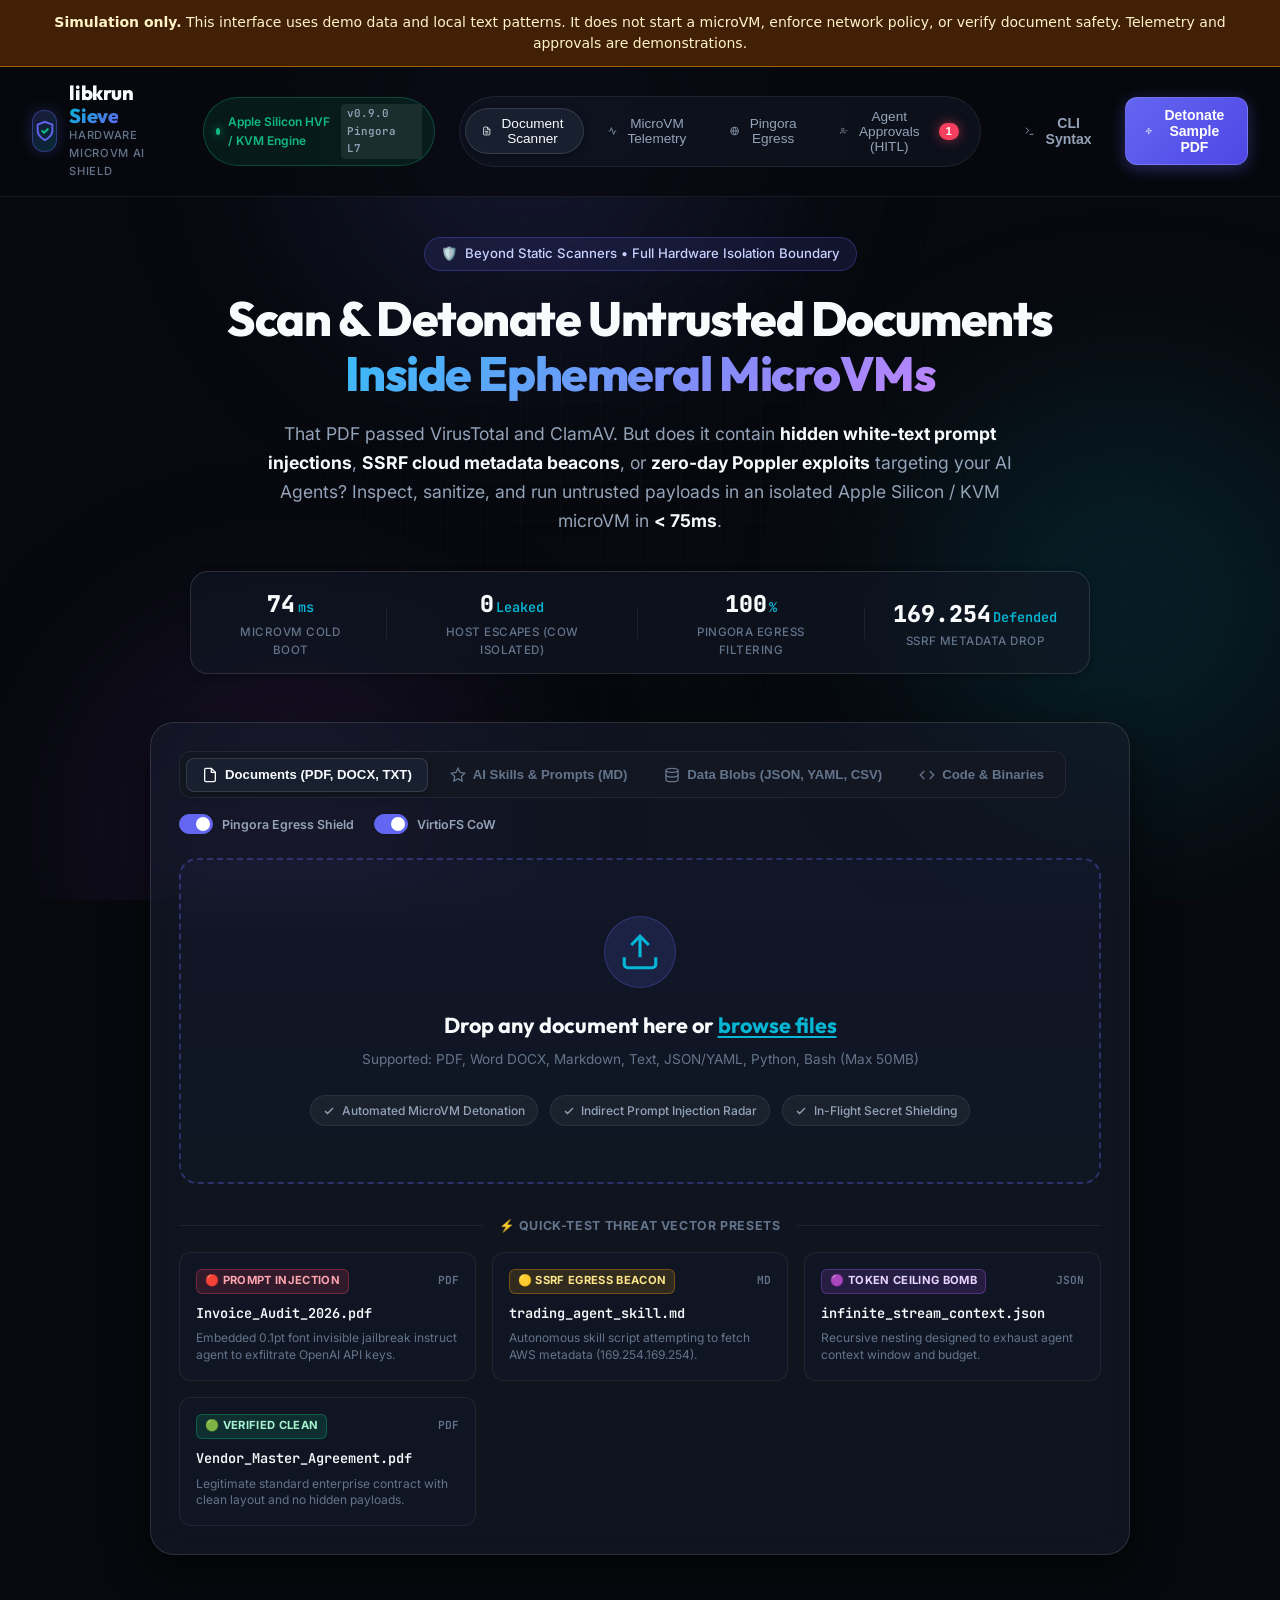
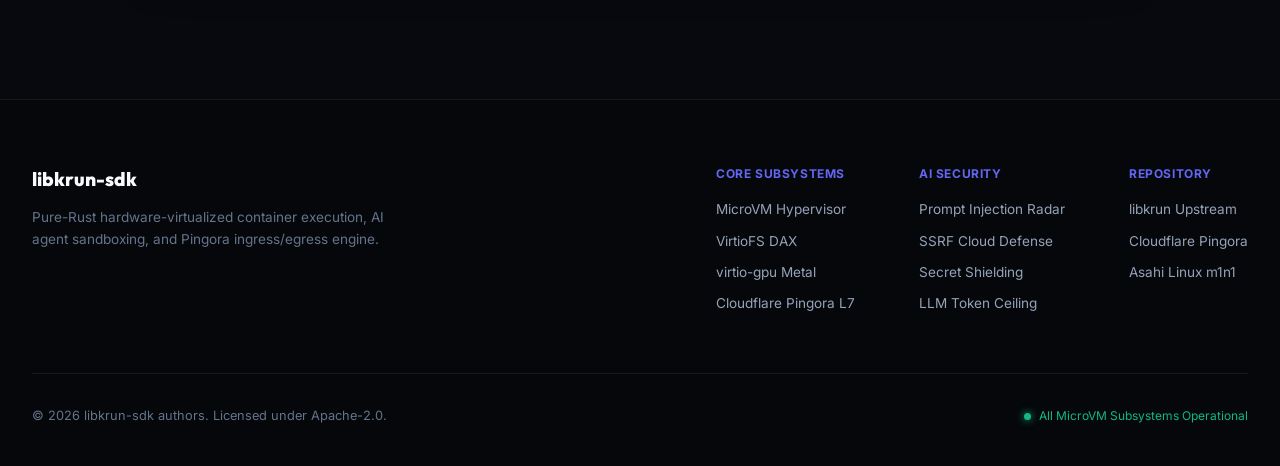
<file: webui/index.html>
<!DOCTYPE html>
<html lang="en">
<head>
  <meta charset="UTF-8">
  <meta name="viewport" content="width=device-width, initial-scale=1.0">
  <title>libkrun Sieve &bull; Document Analysis Simulation</title>
  <meta name="description" content="Interactive demonstration of text pattern analysis. No microVM execution or safety verification is performed.">
  
  <!-- Modern Typography from Google Fonts -->
  <link rel="preconnect" href="https://fonts.googleapis.com">
  <link rel="preconnect" href="https://fonts.gstatic.com" crossorigin>
  <link href="https://fonts.googleapis.com/css2?family=Inter:wght@300;400;500;600;700;800&family=JetBrains+Mono:wght@400;500;600;700&family=Outfit:wght@400;500;600;700;800&display=swap" rel="stylesheet">
  
  <link rel="stylesheet" href="index.css">
</head>
<body class="dark-theme">
  <aside class="simulation-notice" role="note"><strong>Simulation only.</strong> This interface uses demo data and local text patterns. It does not start a microVM, enforce network policy, or verify document safety. Telemetry and approvals are demonstrations.</aside>
  <!-- Dynamic Glow Background Canvas -->
  <div class="glow-bg-layer" aria-hidden="true">
    <div class="glow-orb orb-primary"></div>
    <div class="glow-orb orb-secondary"></div>
    <div class="glow-orb orb-accent"></div>
    <div class="cyber-grid-overlay"></div>
  </div>

  <!-- Top Navigation Header -->
  <header class="app-header" id="app-header">
    <div class="header-container">
      <div class="brand-group">
        <div class="brand-logo-container">
          <div class="shield-icon-wrapper">
            <svg class="shield-svg" viewBox="0 0 24 24" fill="none" stroke="currentColor" stroke-width="2">
              <path d="M12 22s8-4 8-10V5l-8-3-8 3v7c0 6 8 10 8 10z"/>
              <path d="M9 12l2 2 4-4" stroke="var(--accent-emerald)" stroke-width="2.2" stroke-linecap="round" stroke-linejoin="round"/>
            </svg>
          </div>
          <div class="brand-text">
            <div class="brand-title">libkrun <span class="brand-highlight">Sieve</span></div>
            <div class="brand-subtitle">Hardware MicroVM AI Shield</div>
          </div>
        </div>

        <div class="hypervisor-badge" id="hypervisor-status-badge">
          <span class="status-pulse-dot"></span>
          <span class="badge-label">Apple Silicon HVF / KVM Engine</span>
          <span class="badge-tag">v0.9.0 Pingora L7</span>
        </div>
      </div>

      <nav class="nav-links">
        <button class="nav-link active" id="nav-scanner-btn" data-target="scanner-view">
          <svg width="16" height="16" viewBox="0 0 24 24" fill="none" stroke="currentColor" stroke-width="2"><path d="M14 2H6a2 2 0 0 0-2 2v16a2 2 0 0 0 2 2h12a2 2 0 0 0 2-2V8z"/><polyline points="14 2 14 8 20 8"/><line x1="16" y1="13" x2="8" y2="13"/><line x1="16" y1="17" x2="8" y2="17"/><polyline points="10 9 9 9 8 9"/></svg>
          Document Scanner
        </button>
        <button class="nav-link" id="nav-telemetry-btn" data-target="telemetry-view">
          <svg width="16" height="16" viewBox="0 0 24 24" fill="none" stroke="currentColor" stroke-width="2"><polyline points="22 12 18 12 15 21 9 3 6 12 2 12"/></svg>
          MicroVM Telemetry
        </button>
        <button class="nav-link" id="nav-pingora-btn" data-target="pingora-view">
          <svg width="16" height="16" viewBox="0 0 24 24" fill="none" stroke="currentColor" stroke-width="2"><circle cx="12" cy="12" r="10"/><line x1="2" y1="12" x2="22" y2="12"/><path d="M12 2a15.3 15.3 0 0 1 4 10 15.3 15.3 0 0 1-4 10 15.3 15.3 0 0 1-4-10 15.3 15.3 0 0 1 4-10z"/></svg>
          Pingora Egress
        </button>
        <button class="nav-link" id="nav-approvals-btn" data-target="approvals-view">
          <svg width="16" height="16" viewBox="0 0 24 24" fill="none" stroke="currentColor" stroke-width="2"><path d="M16 21v-2a4 4 0 0 0-4-4H5a4 4 0 0 0-4 4v2"/><circle cx="8.5" cy="7.5" r="4"/><polyline points="17 11 19 13 23 9"/></svg>
          Agent Approvals (HITL)
          <span class="badge-pending" id="badge-pending-count">1</span>
        </button>
      </nav>

      <div class="header-actions">
        <button class="btn btn-ghost" id="view-cli-btn" title="View equivalent microvm CLI command">
          <svg width="16" height="16" viewBox="0 0 24 24" fill="none" stroke="currentColor" stroke-width="2"><polyline points="4 17 10 11 4 5"/><line x1="12" y1="19" x2="20" y2="19"/></svg>
          CLI Syntax
        </button>
        <button class="btn btn-primary" id="btn-quick-detonate">
          <svg width="16" height="16" viewBox="0 0 24 24" fill="none" stroke="currentColor" stroke-width="2"><polygon points="13 2 3 14 12 14 11 22 21 10 12 10 13 2"/></svg>
          Detonate Sample PDF
        </button>
      </div>
    </div>
  </header>

  <!-- Main Content Wrapper -->
  <main class="main-wrapper">
    <!-- Hero Section -->
    <section class="hero-section">
      <div class="hero-badge">
        <span class="badge-icon">🛡️</span>
        <span>Beyond Static Scanners &bull; Full Hardware Isolation Boundary</span>
      </div>
      <h1 class="hero-title">
        Scan &amp; Detonate Untrusted Documents <br>
        <span class="gradient-text">Inside Ephemeral MicroVMs</span>
      </h1>
      <p class="hero-description">
        That PDF passed VirusTotal and ClamAV. But does it contain <strong>hidden white-text prompt injections</strong>, <strong>SSRF cloud metadata beacons</strong>, or <strong>zero-day Poppler exploits</strong> targeting your AI Agents?
        Inspect, sanitize, and run untrusted payloads in an isolated Apple Silicon / KVM microVM in <strong>&lt; 75ms</strong>.
      </p>

      <div class="hero-metrics-bar">
        <div class="metric-item">
          <div class="metric-value">74<span class="metric-unit">ms</span></div>
          <div class="metric-label">MicroVM Cold Boot</div>
        </div>
        <div class="metric-divider"></div>
        <div class="metric-item">
          <div class="metric-value">0<span class="metric-unit">Leaked</span></div>
          <div class="metric-label">Host Escapes (CoW Isolated)</div>
        </div>
        <div class="metric-divider"></div>
        <div class="metric-item">
          <div class="metric-value">100<span class="metric-unit">%</span></div>
          <div class="metric-label">Pingora Egress Filtering</div>
        </div>
        <div class="metric-divider"></div>
        <div class="metric-item">
          <div class="metric-value">169.254<span class="metric-unit">Defended</span></div>
          <div class="metric-label">SSRF Metadata Drop</div>
        </div>
      </div>
    </section>

    <!-- Scanner / Ingestion Studio Card -->
    <section class="scanner-card glass-panel" id="scanner-view">
      <!-- Media Mode Selectors -->
      <div class="scanner-header-tabs">
        <div class="mode-tabs" role="tablist">
          <button class="mode-tab active" id="tab-documents" role="tab" aria-selected="true" data-mode="documents">
            <svg width="16" height="16" viewBox="0 0 24 24" fill="none" stroke="currentColor" stroke-width="2"><path d="M14 2H6a2 2 0 0 0-2 2v16a2 2 0 0 0 2 2h12a2 2 0 0 0 2-2V8z"/><polyline points="14 2 14 8 20 8"/></svg>
            Documents (PDF, DOCX, TXT)
          </button>
          <button class="mode-tab" id="tab-skills" role="tab" aria-selected="false" data-mode="skills">
            <svg width="16" height="16" viewBox="0 0 24 24" fill="none" stroke="currentColor" stroke-width="2"><polygon points="12 2 15.09 8.26 22 9.27 17 14.14 18.18 21.02 12 17.77 5.82 21.02 7 14.14 2 9.27 8.91 8.26 12 2"/></svg>
            AI Skills &amp; Prompts (MD)
          </button>
          <button class="mode-tab" id="tab-data" role="tab" aria-selected="false" data-mode="data">
            <svg width="16" height="16" viewBox="0 0 24 24" fill="none" stroke="currentColor" stroke-width="2"><ellipse cx="12" cy="5" rx="9" ry="3"/><path d="M21 12c0 1.66-4 3-9 3s-9-1.34-9-3"/><path d="M3 5v14c0 1.66 4 3 9 3s9-1.34 9-3V5"/></svg>
            Data Blobs (JSON, YAML, CSV)
          </button>
          <button class="mode-tab" id="tab-code" role="tab" aria-selected="false" data-mode="code">
            <svg width="16" height="16" viewBox="0 0 24 24" fill="none" stroke="currentColor" stroke-width="2"><polyline points="16 18 22 12 16 6"/><polyline points="8 6 2 12 8 18"/></svg>
            Code &amp; Binaries
          </button>
        </div>

        <div class="security-controls-toggle">
          <label class="switch-toggle" title="Enable Cloudflare Pingora Egress Proxy with Zero-Trust Domain Whitelisting">
            <input type="checkbox" id="toggle-pingora-egress" checked>
            <span class="switch-slider"></span>
            <span class="switch-text">Pingora Egress Shield</span>
          </label>
          <label class="switch-toggle" title="Mount host filesystem as isolated Copy-on-Write (CoW)">
            <input type="checkbox" id="toggle-cow-sandbox" checked>
            <span class="switch-slider"></span>
            <span class="switch-text">VirtioFS CoW</span>
          </label>
        </div>
      </div>

      <!-- Drag & Drop Zone -->
      <div class="dropzone-container" id="dropzone">
        <input type="file" id="file-input" class="visually-hidden" accept=".pdf,.docx,.doc,.xlsx,.pptx,.txt,.md,.json,.yaml,.yml,.csv,.html,.xml,.py,.sh">
        
        <div class="dropzone-content">
          <div class="upload-icon-pulse">
            <svg width="42" height="42" viewBox="0 0 24 24" fill="none" stroke="currentColor" stroke-width="1.8">
              <path d="M21 15v4a2 2 0 0 1-2 2H5a2 2 0 0 1-2-2v-4"/>
              <polyline points="17 8 12 3 7 8"/>
              <line x1="12" y1="3" x2="12" y2="15"/>
            </svg>
          </div>

          <h3 class="dropzone-heading">Drop any document here or <span class="browse-link">browse files</span></h3>
          <p class="dropzone-subtext">Supported: PDF, Word DOCX, Markdown, Text, JSON/YAML, Python, Bash (Max 50MB)</p>
          
          <div class="dropzone-pills">
            <span class="pill"><svg width="12" height="12" viewBox="0 0 24 24" fill="none" stroke="currentColor" stroke-width="2.5"><polyline points="20 6 9 17 4 12"/></svg> Automated MicroVM Detonation</span>
            <span class="pill"><svg width="12" height="12" viewBox="0 0 24 24" fill="none" stroke="currentColor" stroke-width="2.5"><polyline points="20 6 9 17 4 12"/></svg> Indirect Prompt Injection Radar</span>
            <span class="pill"><svg width="12" height="12" viewBox="0 0 24 24" fill="none" stroke="currentColor" stroke-width="2.5"><polyline points="20 6 9 17 4 12"/></svg> In-Flight Secret Shielding</span>
          </div>
        </div>
      </div>

      <!-- Sample Payloads Library -->
      <div class="samples-library">
        <div class="samples-header">
          <div class="samples-divider"></div>
          <span class="samples-badge">⚡ Quick-Test Threat Vector Presets</span>
          <div class="samples-divider"></div>
        </div>

        <div class="samples-grid">
          <!-- Sample 1 -->
          <div class="sample-card critical" data-sample="indirect-injection-pdf" id="sample-pdf-threat">
            <div class="sample-top">
              <span class="sample-tag threat-critical">🔴 Prompt Injection</span>
              <span class="sample-type">PDF</span>
            </div>
            <div class="sample-name">Invoice_Audit_2026.pdf</div>
            <div class="sample-desc">Embedded 0.1pt font invisible jailbreak instruct agent to exfiltrate OpenAI API keys.</div>
          </div>

          <!-- Sample 2 -->
          <div class="sample-card warning" data-sample="ssrf-skill-md" id="sample-skill-threat">
            <div class="sample-top">
              <span class="sample-tag threat-warning">🟡 SSRF Egress Beacon</span>
              <span class="sample-type">MD</span>
            </div>
            <div class="sample-name">trading_agent_skill.md</div>
            <div class="sample-desc">Autonomous skill script attempting to fetch AWS metadata (169.254.169.254).</div>
          </div>

          <!-- Sample 3 -->
          <div class="sample-card token-bomb" data-sample="token-bomb-json" id="sample-json-threat">
            <div class="sample-top">
              <span class="sample-tag threat-bomb">🟣 Token Ceiling Bomb</span>
              <span class="sample-type">JSON</span>
            </div>
            <div class="sample-name">infinite_stream_context.json</div>
            <div class="sample-desc">Recursive nesting designed to exhaust agent context window and budget.</div>
          </div>

          <!-- Sample 4 -->
          <div class="sample-card safe" data-sample="clean-legal-pdf" id="sample-clean-pdf">
            <div class="sample-top">
              <span class="sample-tag threat-safe">🟢 Verified Clean</span>
              <span class="sample-type">PDF</span>
            </div>
            <div class="sample-name">Vendor_Master_Agreement.pdf</div>
            <div class="sample-desc">Legitimate standard enterprise contract with clean layout and no hidden payloads.</div>
          </div>
        </div>
      </div>
    </section>

    <!-- Live Execution & Detonation Workspace (Appears during/after scan) -->
    <section class="detonation-workspace glass-panel" id="detonation-view">
      <div class="detonation-header">
        <div class="detonation-title-group">
          <div class="status-indicator-badge" id="detonation-status-badge">
            <span class="detonation-pulse" id="detonation-pulse"></span>
            <span id="detonation-status-text">MicroVM Sandboxing Active</span>
          </div>
          <div class="detonation-target-info">
            <span class="target-filename" id="target-filename">Invoice_Audit_2026.pdf</span>
            <span class="target-meta" id="target-meta">Size: 42.8 KB &bull; SHA-256: 7f8a9...b4e1</span>
          </div>
        </div>

        <div class="detonation-header-actions">
          <button class="btn btn-outline btn-sm" id="btn-restart-scan">
            <svg width="14" height="14" viewBox="0 0 24 24" fill="none" stroke="currentColor" stroke-width="2"><polyline points="23 4 23 10 17 10"/><polyline points="1 20 1 14 7 14"/><path d="M3.51 9a9 9 0 0 1 14.85-3.36L23 10M1 14l4.64 4.36A9 9 0 0 0 20.49 15"/></svg>
            Rescan
          </button>
          <button class="btn btn-primary btn-sm" id="btn-export-sanitized">
            <svg width="14" height="14" viewBox="0 0 24 24" fill="none" stroke="currentColor" stroke-width="2"><path d="M21 15v4a2 2 0 0 1-2 2H5a2 2 0 0 1-2-2v-4"/><polyline points="7 10 12 15 17 10"/><line x1="12" y1="15" x2="12" y2="3"/></svg>
            Export Sanitized Text
          </button>
        </div>
      </div>

      <!-- Execution Stages Pipeline -->
      <div class="pipeline-progress-bar">
        <div class="pipeline-step step-done" id="step-static">
          <div class="step-circle"><svg width="14" height="14" viewBox="0 0 24 24" fill="none" stroke="currentColor" stroke-width="3"><polyline points="20 6 9 17 4 12"/></svg></div>
          <div class="step-name">1. Structural Parser</div>
          <div class="step-sub">Layer Extraction</div>
        </div>
        <div class="pipeline-connector connector-done" id="conn-1"></div>
        <div class="pipeline-step step-active" id="step-boot">
          <div class="step-circle"><div class="mini-spinner"></div></div>
          <div class="step-name">2. MicroVM Boot</div>
          <div class="step-sub">74ms HVF Sandbox</div>
        </div>
        <div class="pipeline-connector" id="conn-2"></div>
        <div class="pipeline-step" id="step-cow">
          <div class="step-circle">3</div>
          <div class="step-name">3. VirtioFS CoW</div>
          <div class="step-sub">Isolated Execution</div>
        </div>
        <div class="pipeline-connector" id="conn-3"></div>
        <div class="pipeline-step" id="step-pingora">
          <div class="step-circle">4</div>
          <div class="step-name">4. Pingora Egress</div>
          <div class="step-sub">SSRF Interception</div>
        </div>
        <div class="pipeline-connector" id="conn-4"></div>
        <div class="pipeline-step" id="step-ai">
          <div class="step-circle">5</div>
          <div class="step-name">5. AI Shield Report</div>
          <div class="step-sub">Threat Verdict</div>
        </div>
      </div>

      <!-- Detonation Split View -->
      <div class="detonation-split-grid">
        <!-- Left: Live Threat Analysis & Content Sandbox -->
        <div class="detonation-left-panel">
          <!-- Threat Verdict Banner -->
          <div class="verdict-banner banner-danger" id="verdict-banner">
            <div class="verdict-badge-icon">🚨</div>
            <div class="verdict-details">
              <div class="verdict-title" id="verdict-title">CRITICAL THREAT: Indirect Prompt Injection Quarantined</div>
              <div class="verdict-desc" id="verdict-desc">
                Malicious instruction detected in hidden 0.1pt font layer. Blocked before feeding to downstream LLM agent.
              </div>
            </div>
            <div class="verdict-score" id="verdict-score">
              <span class="score-num">98</span>
              <span class="score-label">Risk Index</span>
            </div>
          </div>

          <!-- Analysis Findings Tabs -->
          <div class="findings-card">
            <div class="findings-header">
              <div class="findings-tabs">
                <button class="finding-tab active" id="tab-findings-threats">Threat Vectors (<span id="threat-count">3</span>)</button>
                <button class="finding-tab" id="tab-findings-sanitized">Sanitized Text</button>
                <button class="finding-tab" id="tab-findings-raw">Raw Payload Diff</button>
              </div>
              <span class="sanitized-badge" id="sanitized-status">🛡️ Neutralized by libkrun</span>
            </div>

            <!-- Panel 1: Threat Vectors Breakdown -->
            <div class="finding-panel active" id="panel-threats">
              <div class="threat-list" id="threat-list">
                <!-- Injected via JS -->
              </div>
            </div>

            <!-- Panel 2: Sanitized Clean Text for LLM -->
            <div class="finding-panel" id="panel-sanitized">
              <div class="code-block-wrapper">
                <div class="code-block-header">
                  <span>Sanitized Document Body (Safe for Agent Prompt Injection)</span>
                  <button class="btn-copy-code" id="btn-copy-sanitized">Copy Text</button>
                </div>
                <pre class="sanitized-code" id="sanitized-output"></pre>
              </div>
            </div>

            <!-- Panel 3: Raw Payload Diff -->
            <div class="finding-panel" id="panel-raw">
              <div class="code-block-wrapper">
                <div class="code-block-header">
                  <span>Decompiled Document Inspection &amp; Hidden Injection Payloads</span>
                  <span class="diff-legend"><span class="diff-tag-red">+ Injected Text</span></span>
                </div>
                <pre class="diff-code" id="raw-diff-output"></pre>
              </div>
            </div>
          </div>
        </div>

        <!-- Right: MicroVM Hardware & Pingora Telemetry Console -->
        <div class="detonation-right-panel">
          <!-- MicroVM Hardware Telemetry Card -->
          <div class="telemetry-card">
            <div class="card-header-sm">
              <div class="header-left">
                <span class="card-icon">⚡</span>
                <span class="card-title-sm">MicroVM Runtime Telemetry</span>
              </div>
              <span class="hw-chip-tag">Apple Silicon M-Series HVF</span>
            </div>

            <div class="telemetry-grid">
              <div class="telemetry-cell">
                <div class="t-label">Instance ID</div>
                <div class="t-value mono" id="t-vm-id">vm-sec-8a29f</div>
              </div>
              <div class="telemetry-cell">
                <div class="t-label">Cold Boot Latency</div>
                <div class="t-value mono text-emerald" id="t-boot-time">74.2 ms</div>
              </div>
              <div class="telemetry-cell">
                <div class="t-label">Memory RSS (vRAM)</div>
                <div class="t-value mono" id="t-mem-rss">18.4 MB / 512 MB</div>
              </div>
              <div class="telemetry-cell">
                <div class="t-label">VirtioFS CoW Mount</div>
                <div class="t-value mono text-cyan" id="t-cow-status">apfs_clonefile (active)</div>
              </div>
              <div class="telemetry-cell">
                <div class="t-label">Egress Engine</div>
                <div class="t-value mono text-violet" id="t-egress-mode">Pingora 0.9.0 L7</div>
              </div>
              <div class="telemetry-cell">
                <div class="t-label">LLM Token Meter</div>
                <div class="t-value mono text-amber" id="t-token-budget">148 / 10,000 max</div>
              </div>
            </div>
          </div>

          <!-- Live Emulated MicroVM Guest Terminal -->
          <div class="terminal-card">
            <div class="terminal-header">
              <div class="terminal-dots">
                <span class="t-dot red"></span>
                <span class="t-dot yellow"></span>
                <span class="t-dot green"></span>
              </div>
              <span class="terminal-title">libkrun-guest /dev/ttyAMA0 &bull; console.log</span>
              <button class="btn-clear-term" id="btn-clear-terminal">Clear</button>
            </div>
            <div class="terminal-body" id="terminal-body">
              <div class="term-line term-dim">[    0.000000] Linux version 6.6.30-asahi-krun (root@runner) (gcc 13.2.0) #1 SMP PREEMPT</div>
              <div class="term-line term-dim">[    0.012480] CPU: 2 vCPUs detected (Apple Silicon M-Series virtualized)</div>
              <div class="term-line term-cyan">[    0.024102] virtio-fs: mounting /dev/virtiofs0 at /sandbox with CoW overlay</div>
              <div class="term-line term-green">[    0.074211] init.krun: started microVM PID 1 in 74.2ms</div>
              <div class="term-line term-yellow">[PingoraEgress] Intercepted DNS query for 169.254.169.254:443 -> DROPPED (SSRF Rule)</div>
              <div class="term-line term-red">[AI-SHIELD] DETECTED: 0.1pt font indirect prompt injection string in stream</div>
              <div class="term-line term-green">[SANITIZER] Extracted clean 4,190 bytes; quarantined 128 bytes malicious payload</div>
              <div class="term-line term-dim">[    0.141208] microvm runner: exit status 0 (clean isolation shutdown)</div>
            </div>
          </div>
        </div>
      </div>
    </section>
 
    <!-- Agent Approvals (HITL) View (OneCLI Integration) -->
    <section class="approvals-section glass-panel" id="approvals-view" style="display: none;">
      <div class="approvals-header">
        <div class="approvals-header-content">
          <div class="hero-badge badge-indigo">
            <span class="badge-icon">🔒</span>
            <span>OneCLI Security Architecture &bull; Human-in-the-Loop Gateway</span>
          </div>
          <h2 class="section-title">AI Agent <span class="gradient-text">Human-in-the-Loop Approvals</span></h2>
          <p class="section-desc">
            Autonomous AI Agents run completely uncredentialed inside hardware-isolated microVMs.
            Outbound mutating requests (POST, PUT, DELETE, git push, payments) are held suspended on the wire by Pingora L7 until approved by a human reviewer.
          </p>
        </div>
        <div class="approvals-quick-actions">
          <button class="btn btn-secondary" id="btn-simulate-mutation">
            <svg width="15" height="15" viewBox="0 0 24 24" fill="none" stroke="currentColor" stroke-width="2"><path d="M13 2L3 14h9l-1 8 10-12h-9l1-8z"/></svg>
            Trigger Sample Interception
          </button>
        </div>
      </div>

      <!-- Security Perimeter Telemetry Status -->
      <div class="gate-status-grid">
        <div class="gate-status-card">
          <div class="gate-status-icon emerald">✓</div>
          <div class="gate-status-info">
            <div class="gate-status-name">Dynamic Header Injection</div>
            <div class="gate-status-val">Active (Anthropic, OpenAI, GitHub)</div>
          </div>
        </div>
        <div class="gate-status-card">
          <div class="gate-status-icon cyan">⚡</div>
          <div class="gate-status-info">
            <div class="gate-status-name">Vault Resolvers</div>
            <div class="gate-status-val">1Password (op://) &amp; Bitwarden (bw://)</div>
          </div>
        </div>
        <div class="gate-status-card">
          <div class="gate-status-icon violet">🛡️</div>
          <div class="gate-status-info">
            <div class="gate-status-name">Pingora Interception</div>
            <div class="gate-status-val">Connection Hold &amp; Async Resume</div>
          </div>
        </div>
        <div class="gate-status-card">
          <div class="gate-status-icon amber">⏳</div>
          <div class="gate-status-info">
            <div class="gate-status-name">Pending Approvals</div>
            <div class="gate-status-val" id="stat-pending-count">1 Request Held</div>
          </div>
        </div>
      </div>

      <!-- Active Approvals Container -->
      <div class="approval-cards-container">
        <div class="container-title-bar">
          <h3>Suspended Outbound Requests Awaiting Decision</h3>
          <span class="refresh-indicator" id="refresh-indicator">● Realtime Sync</span>
        </div>

        <div class="approval-cards-list" id="approval-cards-list">
          <!-- Populated dynamically by app.js -->
        </div>
      </div>

      <!-- Approval History Log -->
      <div class="approval-history-panel">
        <div class="container-title-bar">
          <h3>Recent Decision Audit Log</h3>
        </div>
        <div class="history-table-wrapper">
          <table class="history-table">
            <thead>
              <tr>
                <th>ID</th>
                <th>Time</th>
                <th>Agent / MicroVM</th>
                <th>Method</th>
                <th>Destination</th>
                <th>Summary</th>
                <th>Verdict</th>
              </tr>
            </thead>
            <tbody id="approval-history-tbody">
              <!-- Populated dynamically by app.js -->
            </tbody>
          </table>
        </div>
      </div>
    </section>

    <!-- CLI Syntax Modal / Drawer -->
    <div class="cli-drawer-overlay" id="cli-drawer">
      <div class="cli-drawer-panel glass-panel">
        <div class="drawer-header">
          <div class="drawer-title">
            <span class="drawer-icon">💻</span>
            <span>CLI Reproduction Command</span>
          </div>
          <button class="btn-close-drawer" id="btn-close-cli-drawer">&times;</button>
        </div>
        <p class="drawer-subtext">You can execute the exact same hardware-isolated document detonation directly from your terminal using <code>microvm</code>:</p>
        
        <div class="code-block-wrapper">
          <div class="code-block-header">
            <span>Terminal Shell</span>
            <button class="btn-copy-code" id="btn-copy-cli-command">Copy Command</button>
          </div>
          <pre class="cli-command-code" id="cli-command-code">
# 1. Run zero-trust agent sandbox with wire secret injection and HITL approval:
cro sandbox \
    --hitl \
    --secret "ANTHROPIC_API_KEY=op://ai-vault/anthropic-key" \
    --secret "GITHUB_TOKEN=bw://dev-tokens/github-pat" \
    --allow-host api.anthropic.com:443 \
    --allow-host api.github.com:443 \
    -- agent-runner --task "Analyze codebase and publish release"

# 2. Review and unblock suspended mutating requests from another shell:
cro approval list
cro approval approve appr-89a1c
# or deny:
cro approval deny appr-89a1c --reason "Unsanitized deletion detected"

# 3. Hardware-isolated document detonation with ephemeral CoW:
cro run \
    --workspace-cow ./inbox:/docs \
    --allow-host api.openai.com:443 \
    --max-tokens 5000 \
    alpine:latest -- sh -c "pdftotext /docs/Invoice_Audit_2026.pdf /docs/extracted.txt"
          </pre>
        </div>
      </div>
    </div>
  </main>

  <!-- Footer -->
  <footer class="app-footer">
    <div class="footer-container">
      <div class="footer-brand">
        <div class="footer-logo">libkrun-sdk</div>
        <p class="footer-tagline">Pure-Rust hardware-virtualized container execution, AI agent sandboxing, and Pingora ingress/egress engine.</p>
      </div>

      <div class="footer-links-group">
        <div class="footer-col">
          <h4>Core Subsystems</h4>
          <a href="#">MicroVM Hypervisor</a>
          <a href="#">VirtioFS DAX</a>
          <a href="#">virtio-gpu Metal</a>
          <a href="#">Cloudflare Pingora L7</a>
        </div>
        <div class="footer-col">
          <h4>AI Security</h4>
          <a href="#">Prompt Injection Radar</a>
          <a href="#">SSRF Cloud Defense</a>
          <a href="#">Secret Shielding</a>
          <a href="#">LLM Token Ceiling</a>
        </div>
        <div class="footer-col">
          <h4>Repository</h4>
          <a href="https://github.com/containers/libkrun" target="_blank" rel="noreferrer">libkrun Upstream</a>
          <a href="https://github.com/cloudflare/pingora" target="_blank" rel="noreferrer">Cloudflare Pingora</a>
          <a href="https://github.com/AsahiLinux/m1n1" target="_blank" rel="noreferrer">Asahi Linux m1n1</a>
        </div>
      </div>
    </div>
    <div class="footer-bottom">
      <p>&copy; 2026 libkrun-sdk authors. Licensed under Apache-2.0.</p>
      <div class="footer-status-pill">
        <span class="status-pulse-dot"></span>
        <span>All MicroVM Subsystems Operational</span>
      </div>
    </div>
  </footer>

  <script src="app.js"></script>
</body>
</html>
</file>
<file: webui/index.css>
/* ==========================================================================
   libkrun Sieve &bull; Hardware MicroVM AI Threat Shield Design System
   Modern Cyber-Obsidian Glassmorphism & High-Precision Dark Aesthetic
   ========================================================================== */

:root {
  /* Core Color System (Tailored Dark Palette) */
  --bg-darkest: #07090e;
  --bg-deep: #0c0f17;
  --bg-surface: #121722;
  --bg-surface-elevated: #182030;
  --bg-glass: rgba(18, 24, 38, 0.7);
  --bg-glass-card: rgba(22, 30, 47, 0.55);
  --bg-glass-input: rgba(12, 16, 26, 0.85);

  /* Border & Separation System */
  --border-subtle: rgba(255, 255, 255, 0.07);
  --border-medium: rgba(255, 255, 255, 0.12);
  --border-active: rgba(99, 102, 241, 0.4);
  --border-focus: rgba(14, 165, 233, 0.6);

  /* Accent Color Palette */
  --primary-indigo: #6366f1;
  --primary-indigo-glow: rgba(99, 102, 241, 0.35);
  --accent-cyan: #06b6d4;
  --accent-cyan-glow: rgba(6, 182, 212, 0.3);
  --accent-emerald: #10b981;
  --accent-emerald-glow: rgba(16, 185, 129, 0.3);
  --accent-rose: #f43f5e;
  --accent-rose-glow: rgba(244, 63, 94, 0.35);
  --accent-amber: #f59e0b;
  --accent-purple: #a855f7;

  /* Typography Colors */
  --text-main: #f8fafc;
  --text-dim: #94a3b8;
  --text-muted: #64748b;
  --text-dark: #334155;

  /* Shadows */
  --shadow-sm: 0 2px 8px rgba(0, 0, 0, 0.3);
  --shadow-md: 0 8px 24px rgba(0, 0, 0, 0.45);
  --shadow-lg: 0 16px 40px rgba(0, 0, 0, 0.6);
  --shadow-neon-primary: 0 0 25px rgba(99, 102, 241, 0.25);
  --shadow-neon-danger: 0 0 25px rgba(244, 63, 94, 0.3);
  --shadow-neon-emerald: 0 0 25px rgba(16, 185, 129, 0.25);

  /* Transitions & Radii */
  --radius-xs: 6px;
  --radius-sm: 8px;
  --radius-md: 12px;
  --radius-lg: 18px;
  --radius-xl: 24px;
  --radius-pill: 9999px;
  --transition-fast: 160ms cubic-bezier(0.16, 1, 0.3, 1);
  --transition-normal: 240ms cubic-bezier(0.16, 1, 0.3, 1);
  --transition-bounce: 350ms cubic-bezier(0.34, 1.56, 0.64, 1);

  /* Fonts */
  --font-sans: 'Inter', -apple-system, BlinkMacSystemFont, 'Segoe UI', Roboto, sans-serif;
  --font-heading: 'Outfit', var(--font-sans);
  --font-mono: 'JetBrains Mono', Menlo, Monaco, Consolas, monospace;
}

/* ==========================================================================
   Base & Resets
   ========================================================================== */

*, *::before, *::after {
  box-sizing: border-box;
  margin: 0;
  padding: 0;
}

html {
  font-size: 16px;
  scroll-behavior: smooth;
  -webkit-font-smoothing: antialiased;
  -moz-osx-font-smoothing: grayscale;
}

body {
  font-family: var(--font-sans);
  background-color: var(--bg-darkest);
  color: var(--text-main);
  min-height: 100vh;
  line-height: 1.6;
  overflow-x: hidden;
  position: relative;
}

/* ==========================================================================
   Background Glow Orbs & Subtle Grid
   ========================================================================== */

.glow-bg-layer {
  position: fixed;
  inset: 0;
  pointer-events: none;
  z-index: 0;
  overflow: hidden;
}

.glow-orb {
  position: absolute;
  border-radius: 50%;
  filter: blur(120px);
  opacity: 0.28;
  animation: floatOrb 20s infinite alternate ease-in-out;
}

.orb-primary {
  width: 550px;
  height: 550px;
  background: radial-gradient(circle, var(--primary-indigo), transparent 70%);
  top: -150px;
  left: 20%;
  animation-duration: 22s;
}

.orb-secondary {
  width: 500px;
  height: 500px;
  background: radial-gradient(circle, var(--accent-cyan), transparent 70%);
  top: 350px;
  right: -100px;
  animation-duration: 28s;
  animation-delay: -5s;
}

.orb-accent {
  width: 450px;
  height: 450px;
  background: radial-gradient(circle, var(--accent-purple), transparent 70%);
  bottom: -150px;
  left: 5%;
  animation-duration: 25s;
  animation-delay: -10s;
}

.cyber-grid-overlay {
  position: absolute;
  inset: 0;
  background-image: 
    linear-gradient(to right, rgba(255, 255, 255, 0.02) 1px, transparent 1px),
    linear-gradient(to bottom, rgba(255, 255, 255, 0.02) 1px, transparent 1px);
  background-size: 40px 40px;
  mask-image: radial-gradient(ellipse at center, rgba(0, 0, 0, 0.9) 0%, transparent 80%);
}

@keyframes floatOrb {
  0% { transform: translate(0, 0) scale(1); }
  50% { transform: translate(40px, 30px) scale(1.08); }
  100% { transform: translate(-30px, -20px) scale(0.95); }
}

/* ==========================================================================
   Header & Navigation
   ========================================================================== */

.app-header {
  position: sticky;
  top: 0;
  z-index: 100;
  background: rgba(7, 9, 14, 0.75);
  backdrop-filter: blur(16px);
  -webkit-backdrop-filter: blur(16px);
  border-bottom: 1px solid var(--border-subtle);
  transition: all var(--transition-normal);
}

.header-container {
  max-width: 1400px;
  margin: 0 auto;
  padding: 0.9rem 2rem;
  display: flex;
  align-items: center;
  justify-content: space-between;
  gap: 1.5rem;
}

.brand-group {
  display: flex;
  align-items: center;
  gap: 1.25rem;
}

.brand-logo-container {
  display: flex;
  align-items: center;
  gap: 0.75rem;
  text-decoration: none;
  cursor: pointer;
}

.shield-icon-wrapper {
  width: 42px;
  height: 42px;
  border-radius: var(--radius-md);
  background: linear-gradient(135deg, rgba(99, 102, 241, 0.2), rgba(6, 182, 212, 0.2));
  border: 1px solid rgba(99, 102, 241, 0.4);
  display: flex;
  align-items: center;
  justify-content: center;
  box-shadow: 0 0 15px rgba(99, 102, 241, 0.25);
  transition: all var(--transition-bounce);
}

.shield-icon-wrapper:hover {
  transform: scale(1.05) rotate(-3deg);
  border-color: var(--accent-cyan);
}

.shield-svg {
  width: 22px;
  height: 22px;
  color: var(--primary-indigo);
}

.brand-text {
  display: flex;
  flex-direction: column;
}

.brand-title {
  font-family: var(--font-heading);
  font-size: 1.25rem;
  font-weight: 800;
  letter-spacing: -0.02em;
  color: var(--text-main);
  line-height: 1.15;
}

.brand-highlight {
  background: linear-gradient(135deg, var(--accent-cyan), var(--primary-indigo));
  -webkit-background-clip: text;
  -webkit-text-fill-color: transparent;
}

.brand-subtitle {
  font-size: 0.7rem;
  font-weight: 500;
  letter-spacing: 0.06em;
  text-transform: uppercase;
  color: var(--text-muted);
}

.hypervisor-badge {
  display: inline-flex;
  align-items: center;
  gap: 0.5rem;
  padding: 0.35rem 0.75rem;
  border-radius: var(--radius-pill);
  background: rgba(16, 185, 129, 0.1);
  border: 1px solid rgba(16, 185, 129, 0.3);
  font-size: 0.75rem;
  font-weight: 600;
  color: var(--accent-emerald);
}

.status-pulse-dot {
  width: 7px;
  height: 7px;
  border-radius: 50%;
  background-color: var(--accent-emerald);
  box-shadow: 0 0 8px var(--accent-emerald);
  animation: pulseDot 2s infinite ease-in-out;
}

@keyframes pulseDot {
  0%, 100% { opacity: 1; transform: scale(1); }
  50% { opacity: 0.4; transform: scale(0.85); }
}

.badge-tag {
  background: rgba(255, 255, 255, 0.08);
  padding: 0.1rem 0.4rem;
  border-radius: 4px;
  font-family: var(--font-mono);
  font-size: 0.68rem;
  color: var(--text-dim);
}

/* Nav Links */
.nav-links {
  display: flex;
  align-items: center;
  gap: 0.5rem;
  background: rgba(18, 24, 38, 0.6);
  padding: 0.3rem;
  border-radius: var(--radius-pill);
  border: 1px solid var(--border-subtle);
}

.nav-link {
  display: flex;
  align-items: center;
  gap: 0.45rem;
  padding: 0.45rem 1rem;
  border-radius: var(--radius-pill);
  border: none;
  background: transparent;
  color: var(--text-dim);
  font-size: 0.85rem;
  font-weight: 500;
  cursor: pointer;
  transition: all var(--transition-fast);
}

.nav-link:hover {
  color: var(--text-main);
  background: rgba(255, 255, 255, 0.05);
}

.nav-link.active {
  color: var(--text-main);
  background: var(--bg-surface-elevated);
  border: 1px solid var(--border-medium);
  box-shadow: var(--shadow-sm);
}

.header-actions {
  display: flex;
  align-items: center;
  gap: 0.75rem;
}

/* Buttons */
.btn {
  display: inline-flex;
  align-items: center;
  justify-content: center;
  gap: 0.5rem;
  padding: 0.55rem 1.15rem;
  font-size: 0.875rem;
  font-weight: 600;
  border-radius: var(--radius-md);
  border: 1px solid transparent;
  cursor: pointer;
  transition: all var(--transition-fast);
  text-decoration: none;
}

.btn-primary {
  background: linear-gradient(135deg, #6366f1, #4f46e5);
  color: #fff;
  border-color: rgba(255, 255, 255, 0.15);
  box-shadow: 0 4px 16px var(--primary-indigo-glow);
}

.btn-primary:hover {
  background: linear-gradient(135deg, #4f46e5, #4338ca);
  box-shadow: 0 6px 20px rgba(99, 102, 241, 0.45);
  transform: translateY(-1px);
}

.btn-primary:active {
  transform: translateY(0);
}

.btn-outline {
  background: rgba(255, 255, 255, 0.04);
  color: var(--text-main);
  border-color: var(--border-medium);
}

.btn-outline:hover {
  background: rgba(255, 255, 255, 0.09);
  border-color: var(--text-dim);
}

.btn-ghost {
  background: transparent;
  color: var(--text-dim);
  border-color: transparent;
}

.btn-ghost:hover {
  color: var(--text-main);
  background: rgba(255, 255, 255, 0.05);
}

.btn-sm {
  padding: 0.35rem 0.8rem;
  font-size: 0.8rem;
  border-radius: var(--radius-sm);
}

/* ==========================================================================
   Main Layout & Hero
   ========================================================================== */

.main-wrapper {
  max-width: 1400px;
  margin: 0 auto;
  padding: 2.5rem 2rem 5rem 2rem;
  position: relative;
  z-index: 10;
}

.hero-section {
  text-align: center;
  max-width: 900px;
  margin: 0 auto 3rem auto;
}

.hero-badge {
  display: inline-flex;
  align-items: center;
  gap: 0.5rem;
  padding: 0.35rem 1rem;
  border-radius: var(--radius-pill);
  background: rgba(99, 102, 241, 0.12);
  border: 1px solid rgba(99, 102, 241, 0.3);
  color: #c7d2fe;
  font-size: 0.825rem;
  font-weight: 500;
  margin-bottom: 1.25rem;
}

.hero-title {
  font-family: var(--font-heading);
  font-size: 3rem;
  font-weight: 800;
  line-height: 1.15;
  letter-spacing: -0.03em;
  margin-bottom: 1.1rem;
  color: var(--text-main);
}

.gradient-text {
  background: linear-gradient(135deg, #38bdf8, #818cf8 60%, #c084fc);
  -webkit-background-clip: text;
  -webkit-text-fill-color: transparent;
}

.hero-description {
  font-size: 1.1rem;
  color: var(--text-dim);
  max-width: 780px;
  margin: 0 auto 2.25rem auto;
  line-height: 1.65;
}

.hero-description strong {
  color: var(--text-main);
}

.hero-metrics-bar {
  display: inline-flex;
  align-items: center;
  justify-content: center;
  gap: 1.75rem;
  padding: 0.85rem 2rem;
  background: rgba(18, 24, 38, 0.6);
  border: 1px solid var(--border-medium);
  border-radius: var(--radius-lg);
  backdrop-filter: blur(12px);
  box-shadow: var(--shadow-sm);
}

.metric-item {
  display: flex;
  flex-direction: column;
  align-items: center;
}

.metric-value {
  font-family: var(--font-mono);
  font-size: 1.45rem;
  font-weight: 800;
  color: var(--text-main);
  display: flex;
  align-items: baseline;
  gap: 0.15rem;
}

.metric-unit {
  font-size: 0.85rem;
  color: var(--accent-cyan);
  font-weight: 600;
}

.metric-label {
  font-size: 0.725rem;
  font-weight: 500;
  text-transform: uppercase;
  letter-spacing: 0.04em;
  color: var(--text-muted);
}

.metric-divider {
  width: 1px;
  height: 32px;
  background: var(--border-subtle);
}

/* ==========================================================================
   Glass Panel System
   ========================================================================== */

.glass-panel {
  background: var(--bg-glass-card);
  backdrop-filter: blur(20px);
  -webkit-backdrop-filter: blur(20px);
  border: 1px solid var(--border-medium);
  border-radius: var(--radius-xl);
  box-shadow: var(--shadow-lg);
  position: relative;
  overflow: hidden;
}

/* ==========================================================================
   Scanner Ingestion Card
   ========================================================================== */

.scanner-card {
  max-width: 980px;
  margin: 0 auto;
  padding: 1.75rem;
  transition: all var(--transition-normal);
}

.scanner-header-tabs {
  display: flex;
  align-items: center;
  justify-content: space-between;
  gap: 1rem;
  margin-bottom: 1.5rem;
  flex-wrap: wrap;
}

.mode-tabs {
  display: flex;
  align-items: center;
  gap: 0.4rem;
  background: var(--bg-surface);
  padding: 0.35rem;
  border-radius: var(--radius-md);
  border: 1px solid var(--border-subtle);
}

.mode-tab {
  display: inline-flex;
  align-items: center;
  gap: 0.45rem;
  padding: 0.5rem 0.95rem;
  font-size: 0.825rem;
  font-weight: 600;
  border-radius: var(--radius-sm);
  border: none;
  background: transparent;
  color: var(--text-muted);
  cursor: pointer;
  transition: all var(--transition-fast);
}

.mode-tab:hover {
  color: var(--text-main);
  background: rgba(255, 255, 255, 0.04);
}

.mode-tab.active {
  color: var(--text-main);
  background: var(--bg-surface-elevated);
  border: 1px solid rgba(255, 255, 255, 0.12);
  box-shadow: 0 2px 8px rgba(0, 0, 0, 0.25);
}

.security-controls-toggle {
  display: flex;
  align-items: center;
  gap: 1.25rem;
}

.switch-toggle {
  display: flex;
  align-items: center;
  gap: 0.55rem;
  cursor: pointer;
  user-select: none;
}

.switch-toggle input {
  display: none;
}

.switch-slider {
  width: 34px;
  height: 20px;
  background-color: var(--bg-surface-elevated);
  border: 1px solid var(--border-medium);
  border-radius: var(--radius-pill);
  position: relative;
  transition: all var(--transition-fast);
}

.switch-slider::before {
  content: "";
  position: absolute;
  width: 14px;
  height: 14px;
  left: 2px;
  top: 2px;
  border-radius: 50%;
  background-color: var(--text-muted);
  transition: all var(--transition-fast);
}

.switch-toggle input:checked + .switch-slider {
  background-color: var(--primary-indigo);
  border-color: var(--primary-indigo);
}

.switch-toggle input:checked + .switch-slider::before {
  transform: translateX(14px);
  background-color: #fff;
}

.switch-text {
  font-size: 0.775rem;
  font-weight: 600;
  color: var(--text-dim);
}

/* Dropzone */
.dropzone-container {
  border: 2px dashed rgba(99, 102, 241, 0.35);
  border-radius: var(--radius-lg);
  background: linear-gradient(180deg, rgba(99, 102, 241, 0.04), rgba(6, 182, 212, 0.02));
  padding: 3.5rem 2rem;
  text-align: center;
  cursor: pointer;
  transition: all var(--transition-normal);
  position: relative;
  overflow: hidden;
}

.dropzone-container:hover, .dropzone-container.drag-over {
  border-color: var(--accent-cyan);
  background: linear-gradient(180deg, rgba(99, 102, 241, 0.1), rgba(6, 182, 212, 0.06));
  box-shadow: 0 0 35px rgba(6, 182, 212, 0.18);
  transform: scale(1.005);
}

.upload-icon-pulse {
  width: 72px;
  height: 72px;
  border-radius: 50%;
  background: rgba(99, 102, 241, 0.15);
  border: 1px solid rgba(99, 102, 241, 0.3);
  display: flex;
  align-items: center;
  justify-content: center;
  margin: 0 auto 1.25rem auto;
  color: var(--accent-cyan);
  transition: all var(--transition-bounce);
}

.dropzone-container:hover .upload-icon-pulse {
  transform: translateY(-4px) scale(1.08);
  box-shadow: 0 0 25px rgba(6, 182, 212, 0.4);
}

.dropzone-heading {
  font-family: var(--font-heading);
  font-size: 1.35rem;
  font-weight: 700;
  color: var(--text-main);
  margin-bottom: 0.4rem;
}

.browse-link {
  color: var(--accent-cyan);
  text-decoration: underline;
  text-underline-offset: 3px;
}

.dropzone-subtext {
  font-size: 0.85rem;
  color: var(--text-muted);
  margin-bottom: 1.5rem;
}

.dropzone-pills {
  display: flex;
  align-items: center;
  justify-content: center;
  gap: 0.75rem;
  flex-wrap: wrap;
}

.pill {
  display: inline-flex;
  align-items: center;
  gap: 0.4rem;
  padding: 0.3rem 0.75rem;
  border-radius: var(--radius-pill);
  background: rgba(255, 255, 255, 0.05);
  border: 1px solid var(--border-subtle);
  font-size: 0.75rem;
  font-weight: 500;
  color: var(--text-dim);
}

.visually-hidden {
  position: absolute;
  width: 1px;
  height: 1px;
  margin: -1px;
  padding: 0;
  overflow: hidden;
  clip: rect(0, 0, 0, 0);
  border: 0;
}

/* ==========================================================================
   Sample Payloads Presets
   ========================================================================== */

.samples-library {
  margin-top: 2rem;
}

.samples-header {
  display: flex;
  align-items: center;
  gap: 1rem;
  margin-bottom: 1rem;
}

.samples-divider {
  flex: 1;
  height: 1px;
  background: var(--border-subtle);
}

.samples-badge {
  font-size: 0.775rem;
  font-weight: 700;
  text-transform: uppercase;
  letter-spacing: 0.05em;
  color: var(--text-muted);
}

.samples-grid {
  display: grid;
  grid-template-columns: repeat(auto-fit, minmax(220px, 1fr));
  gap: 1rem;
}

.sample-card {
  background: rgba(18, 24, 38, 0.6);
  border: 1px solid var(--border-subtle);
  border-radius: var(--radius-md);
  padding: 1rem;
  cursor: pointer;
  transition: all var(--transition-fast);
  position: relative;
  overflow: hidden;
}

.sample-card:hover {
  transform: translateY(-2px);
  background: var(--bg-surface-elevated);
  border-color: var(--border-active);
  box-shadow: var(--shadow-md);
}

.sample-top {
  display: flex;
  align-items: center;
  justify-content: space-between;
  margin-bottom: 0.6rem;
}

.sample-tag {
  font-size: 0.7rem;
  font-weight: 700;
  text-transform: uppercase;
  letter-spacing: 0.03em;
  padding: 0.15rem 0.5rem;
  border-radius: var(--radius-xs);
}

.threat-critical {
  background: rgba(244, 63, 94, 0.15);
  color: #fda4af;
  border: 1px solid rgba(244, 63, 94, 0.35);
}

.threat-warning {
  background: rgba(245, 158, 11, 0.15);
  color: #fde68a;
  border: 1px solid rgba(245, 158, 11, 0.35);
}

.threat-bomb {
  background: rgba(168, 85, 247, 0.15);
  color: #e9d5ff;
  border: 1px solid rgba(168, 85, 247, 0.35);
}

.threat-safe {
  background: rgba(16, 185, 129, 0.15);
  color: #a7f3d0;
  border: 1px solid rgba(16, 185, 129, 0.35);
}

.sample-type {
  font-family: var(--font-mono);
  font-size: 0.7rem;
  font-weight: 600;
  color: var(--text-muted);
}

.sample-name {
  font-family: var(--font-mono);
  font-size: 0.85rem;
  font-weight: 600;
  color: var(--text-main);
  margin-bottom: 0.35rem;
  white-space: nowrap;
  overflow: hidden;
  text-overflow: ellipsis;
}

.sample-desc {
  font-size: 0.75rem;
  color: var(--text-muted);
  line-height: 1.4;
}

/* ==========================================================================
   Detonation Workspace (Active Sandbox Results)
   ========================================================================== */

.detonation-workspace {
  margin-top: 3rem;
  padding: 2rem;
  display: none; /* Shown dynamically via JS */
  animation: fadeInWorkspace 400ms cubic-bezier(0.16, 1, 0.3, 1) forwards;
}

@keyframes fadeInWorkspace {
  from { opacity: 0; transform: translateY(20px); }
  to { opacity: 1; transform: translateY(0); }
}

.detonation-header {
  display: flex;
  align-items: center;
  justify-content: space-between;
  gap: 1.5rem;
  margin-bottom: 1.75rem;
  flex-wrap: wrap;
}

.detonation-title-group {
  display: flex;
  align-items: center;
  gap: 1rem;
}

.status-indicator-badge {
  display: inline-flex;
  align-items: center;
  gap: 0.5rem;
  padding: 0.4rem 0.85rem;
  border-radius: var(--radius-pill);
  font-size: 0.8rem;
  font-weight: 700;
  background: rgba(99, 102, 241, 0.15);
  border: 1px solid rgba(99, 102, 241, 0.4);
  color: #c7d2fe;
}

.detonation-pulse {
  width: 8px;
  height: 8px;
  border-radius: 50%;
  background: var(--primary-indigo);
  box-shadow: 0 0 10px var(--primary-indigo);
  animation: pulseIndigo 1.5s infinite;
}

@keyframes pulseIndigo {
  0%, 100% { opacity: 1; transform: scale(1); }
  50% { opacity: 0.3; transform: scale(0.8); }
}

.detonation-target-info {
  display: flex;
  flex-direction: column;
}

.target-filename {
  font-family: var(--font-mono);
  font-size: 1.05rem;
  font-weight: 700;
  color: var(--text-main);
}

.target-meta {
  font-size: 0.75rem;
  color: var(--text-muted);
}

.detonation-header-actions {
  display: flex;
  align-items: center;
  gap: 0.75rem;
}

/* Pipeline Progress Bar */
.pipeline-progress-bar {
  display: flex;
  align-items: center;
  justify-content: space-between;
  background: rgba(12, 16, 26, 0.7);
  border: 1px solid var(--border-subtle);
  border-radius: var(--radius-lg);
  padding: 1.25rem 2rem;
  margin-bottom: 2rem;
  position: relative;
}

.pipeline-step {
  display: flex;
  flex-direction: column;
  align-items: center;
  text-align: center;
  position: relative;
  z-index: 2;
}

.step-circle {
  width: 36px;
  height: 36px;
  border-radius: 50%;
  background: var(--bg-surface);
  border: 2px solid var(--border-subtle);
  display: flex;
  align-items: center;
  justify-content: center;
  font-family: var(--font-mono);
  font-size: 0.85rem;
  font-weight: 700;
  color: var(--text-muted);
  margin-bottom: 0.5rem;
  transition: all var(--transition-fast);
}

.step-done .step-circle {
  background: rgba(16, 185, 129, 0.2);
  border-color: var(--accent-emerald);
  color: var(--accent-emerald);
  box-shadow: 0 0 12px rgba(16, 185, 129, 0.35);
}

.step-active .step-circle {
  background: rgba(99, 102, 241, 0.2);
  border-color: var(--primary-indigo);
  color: #fff;
  box-shadow: 0 0 15px rgba(99, 102, 241, 0.5);
}

.step-name {
  font-size: 0.8rem;
  font-weight: 700;
  color: var(--text-main);
  white-space: nowrap;
}

.step-sub {
  font-size: 0.7rem;
  color: var(--text-muted);
  white-space: nowrap;
}

.pipeline-connector {
  flex: 1;
  height: 2px;
  background: var(--border-subtle);
  margin: 0 0.75rem 1.75rem 0.75rem;
  position: relative;
  transition: all var(--transition-normal);
}

.connector-done {
  background: linear-gradient(to right, var(--accent-emerald), var(--primary-indigo));
}

.mini-spinner {
  width: 14px;
  height: 14px;
  border: 2px solid rgba(255, 255, 255, 0.3);
  border-top-color: #fff;
  border-radius: 50%;
  animation: spin 700ms linear infinite;
}

@keyframes spin {
  to { transform: rotate(360deg); }
}

/* Detonation Split Grid */
.detonation-split-grid {
  display: grid;
  grid-template-columns: 1.15fr 0.85fr;
  gap: 1.75rem;
}

@media (max-width: 1100px) {
  .detonation-split-grid {
    grid-template-columns: 1fr;
  }
}

/* Left Panel */
.detonation-left-panel {
  display: flex;
  flex-direction: column;
  gap: 1.5rem;
}

.verdict-banner {
  display: flex;
  align-items: center;
  gap: 1.25rem;
  padding: 1.25rem 1.5rem;
  border-radius: var(--radius-lg);
  border: 1px solid transparent;
  transition: all var(--transition-normal);
}

.banner-danger {
  background: linear-gradient(135deg, rgba(244, 63, 94, 0.15), rgba(12, 16, 26, 0.8));
  border-color: rgba(244, 63, 94, 0.4);
  box-shadow: var(--shadow-neon-danger);
}

.banner-safe {
  background: linear-gradient(135deg, rgba(16, 185, 129, 0.15), rgba(12, 16, 26, 0.8));
  border-color: rgba(16, 185, 129, 0.4);
  box-shadow: var(--shadow-neon-emerald);
}

.verdict-badge-icon {
  font-size: 2.2rem;
  flex-shrink: 0;
}

.verdict-details {
  flex: 1;
}

.verdict-title {
  font-family: var(--font-heading);
  font-size: 1.15rem;
  font-weight: 700;
  color: var(--text-main);
  margin-bottom: 0.25rem;
}

.verdict-desc {
  font-size: 0.825rem;
  color: var(--text-dim);
  line-height: 1.45;
}

.verdict-score {
  display: flex;
  flex-direction: column;
  align-items: center;
  padding: 0.5rem 1rem;
  background: rgba(0, 0, 0, 0.4);
  border-radius: var(--radius-md);
  border: 1px solid rgba(255, 255, 255, 0.1);
}

.score-num {
  font-family: var(--font-mono);
  font-size: 1.8rem;
  font-weight: 800;
  color: var(--accent-rose);
  line-height: 1;
}

.banner-safe .score-num {
  color: var(--accent-emerald);
}

.score-label {
  font-size: 0.65rem;
  font-weight: 700;
  text-transform: uppercase;
  color: var(--text-muted);
}

/* Findings Card */
.findings-card {
  background: rgba(12, 16, 26, 0.8);
  border: 1px solid var(--border-subtle);
  border-radius: var(--radius-lg);
  overflow: hidden;
}

.findings-header {
  display: flex;
  align-items: center;
  justify-content: space-between;
  padding: 0.85rem 1.25rem;
  border-bottom: 1px solid var(--border-subtle);
  background: rgba(18, 24, 38, 0.6);
  flex-wrap: wrap;
  gap: 0.75rem;
}

.findings-tabs {
  display: flex;
  gap: 0.5rem;
}

.finding-tab {
  background: transparent;
  border: none;
  font-size: 0.8rem;
  font-weight: 600;
  color: var(--text-muted);
  padding: 0.35rem 0.75rem;
  border-radius: var(--radius-xs);
  cursor: pointer;
  transition: all var(--transition-fast);
}

.finding-tab:hover {
  color: var(--text-main);
  background: rgba(255, 255, 255, 0.05);
}

.finding-tab.active {
  color: #fff;
  background: var(--bg-surface-elevated);
  border: 1px solid var(--border-medium);
}

.sanitized-badge {
  font-size: 0.75rem;
  font-weight: 600;
  color: var(--accent-emerald);
  background: rgba(16, 185, 129, 0.12);
  padding: 0.25rem 0.65rem;
  border-radius: var(--radius-pill);
  border: 1px solid rgba(16, 185, 129, 0.25);
}

.finding-panel {
  display: none;
  padding: 1.25rem;
}

.finding-panel.active {
  display: block;
}

/* Threat Vector Item */
.threat-list {
  display: flex;
  flex-direction: column;
  gap: 1rem;
}

.threat-item {
  background: rgba(18, 24, 38, 0.5);
  border: 1px solid var(--border-subtle);
  border-left: 4px solid var(--accent-rose);
  border-radius: var(--radius-sm);
  padding: 1rem 1.25rem;
  transition: all var(--transition-fast);
}

.threat-item:hover {
  background: rgba(24, 32, 50, 0.6);
  border-color: rgba(244, 63, 94, 0.3);
}

.threat-item.warning {
  border-left-color: var(--accent-amber);
}

.threat-item-top {
  display: flex;
  align-items: center;
  justify-content: space-between;
  margin-bottom: 0.5rem;
}

.threat-item-title {
  font-size: 0.9rem;
  font-weight: 700;
  color: var(--text-main);
}

.threat-severity-tag {
  font-size: 0.68rem;
  font-weight: 700;
  text-transform: uppercase;
  padding: 0.15rem 0.45rem;
  border-radius: 4px;
}

.tag-critical {
  background: rgba(244, 63, 94, 0.2);
  color: #fda4af;
  border: 1px solid rgba(244, 63, 94, 0.4);
}

.tag-warning {
  background: rgba(245, 158, 11, 0.2);
  color: #fde68a;
  border: 1px solid rgba(245, 158, 11, 0.4);
}

.threat-item-body {
  font-size: 0.8rem;
  color: var(--text-dim);
  line-height: 1.45;
  margin-bottom: 0.6rem;
}

.threat-payload-snippet {
  font-family: var(--font-mono);
  font-size: 0.75rem;
  background: rgba(0, 0, 0, 0.5);
  border: 1px solid rgba(255, 255, 255, 0.08);
  border-radius: var(--radius-xs);
  padding: 0.45rem 0.75rem;
  color: #fda4af;
  word-break: break-all;
}

/* Code Blocks */
.code-block-wrapper {
  background: #090c13;
  border: 1px solid var(--border-subtle);
  border-radius: var(--radius-md);
  overflow: hidden;
}

.code-block-header {
  display: flex;
  align-items: center;
  justify-content: space-between;
  padding: 0.5rem 1rem;
  background: rgba(255, 255, 255, 0.03);
  border-bottom: 1px solid var(--border-subtle);
  font-size: 0.75rem;
  font-weight: 600;
  color: var(--text-muted);
}

.btn-copy-code {
  background: transparent;
  border: none;
  font-size: 0.75rem;
  font-weight: 600;
  color: var(--accent-cyan);
  cursor: pointer;
}

.btn-copy-code:hover {
  text-decoration: underline;
}

.sanitized-code, .diff-code, .cli-command-code {
  font-family: var(--font-mono);
  font-size: 0.8rem;
  padding: 1rem;
  color: #e2e8f0;
  overflow-x: auto;
  line-height: 1.5;
  max-height: 380px;
}

.diff-legend {
  font-size: 0.7rem;
}

.diff-tag-red {
  background: rgba(244, 63, 94, 0.2);
  color: #fda4af;
  padding: 0.1rem 0.35rem;
  border-radius: 3px;
}

/* Right Panel: Telemetry & Terminal */
.detonation-right-panel {
  display: flex;
  flex-direction: column;
  gap: 1.5rem;
}

.telemetry-card {
  background: rgba(12, 16, 26, 0.85);
  border: 1px solid var(--border-subtle);
  border-radius: var(--radius-lg);
  padding: 1.25rem;
}

.card-header-sm {
  display: flex;
  align-items: center;
  justify-content: space-between;
  margin-bottom: 1rem;
}

.header-left {
  display: flex;
  align-items: center;
  gap: 0.5rem;
}

.card-icon {
  font-size: 1.1rem;
}

.card-title-sm {
  font-family: var(--font-heading);
  font-size: 0.95rem;
  font-weight: 700;
  color: var(--text-main);
}

.hw-chip-tag {
  font-family: var(--font-mono);
  font-size: 0.68rem;
  font-weight: 600;
  background: rgba(99, 102, 241, 0.15);
  color: #c7d2fe;
  padding: 0.2rem 0.5rem;
  border-radius: 4px;
  border: 1px solid rgba(99, 102, 241, 0.3);
}

.telemetry-grid {
  display: grid;
  grid-template-columns: repeat(2, 1fr);
  gap: 0.75rem;
}

.telemetry-cell {
  background: rgba(18, 24, 38, 0.6);
  border: 1px solid var(--border-subtle);
  border-radius: var(--radius-sm);
  padding: 0.75rem;
}

.t-label {
  font-size: 0.68rem;
  font-weight: 600;
  text-transform: uppercase;
  letter-spacing: 0.04em;
  color: var(--text-muted);
  margin-bottom: 0.25rem;
}

.t-value {
  font-size: 0.875rem;
  font-weight: 700;
  color: var(--text-main);
}

.mono {
  font-family: var(--font-mono);
}

.text-emerald { color: var(--accent-emerald) !important; }
.text-cyan { color: var(--accent-cyan) !important; }
.text-violet { color: #c084fc !important; }
.text-amber { color: var(--accent-amber) !important; }

/* Emulated Terminal Card */
.terminal-card {
  background: #05070a;
  border: 1px solid var(--border-medium);
  border-radius: var(--radius-lg);
  overflow: hidden;
  box-shadow: var(--shadow-md);
  display: flex;
  flex-direction: column;
  height: 320px;
}

.terminal-header {
  display: flex;
  align-items: center;
  justify-content: space-between;
  padding: 0.6rem 1rem;
  background: #0c0f17;
  border-bottom: 1px solid var(--border-subtle);
}

.terminal-dots {
  display: flex;
  gap: 6px;
}

.t-dot {
  width: 10px;
  height: 10px;
  border-radius: 50%;
}

.t-dot.red { background-color: #ef4444; }
.t-dot.yellow { background-color: #f59e0b; }
.t-dot.green { background-color: #10b981; }

.terminal-title {
  font-family: var(--font-mono);
  font-size: 0.72rem;
  font-weight: 600;
  color: var(--text-muted);
}

.btn-clear-term {
  background: transparent;
  border: none;
  font-size: 0.7rem;
  color: var(--text-muted);
  cursor: pointer;
}

.btn-clear-term:hover {
  color: var(--text-main);
}

.terminal-body {
  padding: 0.85rem 1rem;
  font-family: var(--font-mono);
  font-size: 0.74rem;
  line-height: 1.55;
  overflow-y: auto;
  flex: 1;
  display: flex;
  flex-direction: column;
  gap: 0.25rem;
}

.term-line {
  white-space: pre-wrap;
  word-break: break-all;
}

.term-dim { color: #64748b; }
.term-cyan { color: #38bdf8; }
.term-green { color: #34d399; }
.term-yellow { color: #fbbf24; }
.term-red { color: #f87171; }

/* Custom Scrollbar for Terminal */
.terminal-body::-webkit-scrollbar {
  width: 6px;
}

.terminal-body::-webkit-scrollbar-track {
  background: transparent;
}

.terminal-body::-webkit-scrollbar-thumb {
  background: rgba(255, 255, 255, 0.1);
  border-radius: 3px;
}

/* ==========================================================================
   CLI Drawer Overlay Modal
   ========================================================================== */

.cli-drawer-overlay {
  position: fixed;
  inset: 0;
  background: rgba(0, 0, 0, 0.7);
  backdrop-filter: blur(8px);
  z-index: 1000;
  display: flex;
  align-items: center;
  justify-content: center;
  padding: 1.5rem;
  opacity: 0;
  pointer-events: none;
  transition: all var(--transition-fast);
}

.cli-drawer-overlay.open {
  opacity: 1;
  pointer-events: auto;
}

.cli-drawer-panel {
  max-width: 680px;
  width: 100%;
  padding: 2rem;
  transform: scale(0.95);
  transition: all var(--transition-bounce);
}

.cli-drawer-overlay.open .cli-drawer-panel {
  transform: scale(1);
}

.drawer-header {
  display: flex;
  align-items: center;
  justify-content: space-between;
  margin-bottom: 0.5rem;
}

.drawer-title {
  display: flex;
  align-items: center;
  gap: 0.6rem;
  font-family: var(--font-heading);
  font-size: 1.25rem;
  font-weight: 700;
  color: var(--text-main);
}

.btn-close-drawer {
  background: transparent;
  border: none;
  font-size: 1.5rem;
  color: var(--text-muted);
  cursor: pointer;
  line-height: 1;
}

.btn-close-drawer:hover {
  color: var(--text-main);
}

.drawer-subtext {
  font-size: 0.85rem;
  color: var(--text-dim);
  margin-bottom: 1.25rem;
}

.drawer-subtext code {
  font-family: var(--font-mono);
  background: rgba(255, 255, 255, 0.08);
  padding: 0.15rem 0.4rem;
  border-radius: 4px;
  color: var(--accent-cyan);
}

/* ==========================================================================
   Footer
   ========================================================================== */

.app-footer {
  border-top: 1px solid var(--border-subtle);
  background: #05070a;
  padding: 4rem 2rem 2.5rem 2rem;
  margin-top: 4rem;
}

.footer-container {
  max-width: 1400px;
  margin: 0 auto;
  display: flex;
  justify-content: space-between;
  gap: 3rem;
  flex-wrap: wrap;
  padding-bottom: 3rem;
  border-bottom: 1px solid var(--border-subtle);
}

.footer-brand {
  max-width: 380px;
}

.footer-logo {
  font-family: var(--font-heading);
  font-size: 1.2rem;
  font-weight: 800;
  color: var(--text-main);
  margin-bottom: 0.75rem;
}

.footer-tagline {
  font-size: 0.85rem;
  color: var(--text-muted);
  line-height: 1.6;
}

.footer-links-group {
  display: flex;
  gap: 4rem;
  flex-wrap: wrap;
}

.footer-col h4 {
  font-size: 0.75rem;
  font-weight: 700;
  text-transform: uppercase;
  letter-spacing: 0.05em;
  color: var(--primary-indigo);
  margin-bottom: 1rem;
}

.footer-col a {
  display: block;
  font-size: 0.85rem;
  color: var(--text-dim);
  text-decoration: none;
  margin-bottom: 0.6rem;
  transition: color var(--transition-fast);
}

.footer-col a:hover {
  color: var(--text-main);
}

.footer-bottom {
  max-width: 1400px;
  margin: 2rem auto 0 auto;
  display: flex;
  align-items: center;
  justify-content: space-between;
  font-size: 0.8rem;
  color: var(--text-muted);
  flex-wrap: wrap;
  gap: 1rem;
}

.footer-status-pill {
  display: flex;
  align-items: center;
  gap: 0.5rem;
  font-size: 0.75rem;
  color: var(--accent-emerald);
}

/* ==========================================================================
   Agent Approvals (HITL) & OneCLI Zero-Trust Perimeter View
   ========================================================================== */

.badge-pending {
  display: inline-flex;
  align-items: center;
  justify-content: center;
  background: var(--accent-rose);
  color: #fff;
  font-size: 0.68rem;
  font-weight: 700;
  padding: 1px 7px;
  border-radius: var(--radius-pill);
  margin-left: 8px;
  line-height: 1.4;
  box-shadow: 0 0 12px rgba(244, 63, 94, 0.6);
  animation: pendingPulse 2s infinite ease-in-out;
}

@keyframes pendingPulse {
  0%, 100% {
    transform: scale(1);
    box-shadow: 0 0 10px rgba(244, 63, 94, 0.4);
  }
  50% {
    transform: scale(1.08);
    box-shadow: 0 0 18px rgba(244, 63, 94, 0.8);
  }
}

.approvals-section {
  max-width: 1400px;
  margin: 2rem auto;
  padding: 2.5rem;
  border-radius: var(--radius-xl);
  border: 1px solid var(--border-medium);
  background: var(--bg-glass);
  backdrop-filter: blur(20px);
  -webkit-backdrop-filter: blur(20px);
  position: relative;
  z-index: 10;
}

.approvals-header {
  display: flex;
  justify-content: space-between;
  align-items: flex-start;
  gap: 2rem;
  flex-wrap: wrap;
  padding-bottom: 2rem;
  border-bottom: 1px solid var(--border-subtle);
}

.approvals-header-content {
  max-width: 800px;
}

.approvals-quick-actions {
  display: flex;
  align-items: center;
  gap: 1rem;
}

/* Gate Status Grid */
.gate-status-grid {
  display: grid;
  grid-template-columns: repeat(auto-fit, minmax(240px, 1fr));
  gap: 1.25rem;
  margin: 2rem 0;
}

.gate-status-card {
  background: rgba(255, 255, 255, 0.02);
  border: 1px solid var(--border-subtle);
  border-radius: var(--radius-md);
  padding: 1.25rem 1.5rem;
  display: flex;
  align-items: center;
  gap: 1rem;
  transition: all var(--transition-normal);
}

.gate-status-card:hover {
  background: rgba(255, 255, 255, 0.04);
  border-color: var(--border-medium);
  transform: translateY(-2px);
}

.gate-status-icon {
  width: 44px;
  height: 44px;
  border-radius: var(--radius-sm);
  display: flex;
  align-items: center;
  justify-content: center;
  font-size: 1.25rem;
  font-weight: 700;
  flex-shrink: 0;
}

.gate-status-icon.emerald {
  background: rgba(16, 185, 129, 0.12);
  color: var(--accent-emerald);
  border: 1px solid rgba(16, 185, 129, 0.3);
}

.gate-status-icon.cyan {
  background: rgba(6, 182, 212, 0.12);
  color: var(--accent-cyan);
  border: 1px solid rgba(6, 182, 212, 0.3);
}

.gate-status-icon.violet {
  background: rgba(168, 85, 247, 0.12);
  color: var(--accent-purple);
  border: 1px solid rgba(168, 85, 247, 0.3);
}

.gate-status-icon.amber {
  background: rgba(245, 158, 11, 0.12);
  color: var(--accent-amber);
  border: 1px solid rgba(245, 158, 11, 0.3);
}

.gate-status-name {
  font-size: 0.8rem;
  color: var(--text-muted);
  text-transform: uppercase;
  letter-spacing: 0.05em;
  font-weight: 600;
  margin-bottom: 0.25rem;
}

.gate-status-val {
  font-size: 0.95rem;
  font-weight: 600;
  color: var(--text-main);
}

/* Approval Cards Container */
.approval-cards-container {
  margin-top: 2rem;
}

.container-title-bar {
  display: flex;
  justify-content: space-between;
  align-items: center;
  margin-bottom: 1.25rem;
}

.container-title-bar h3 {
  font-family: var(--font-heading);
  font-size: 1.15rem;
  font-weight: 600;
  color: var(--text-main);
  letter-spacing: -0.01em;
}

.refresh-indicator {
  font-size: 0.78rem;
  font-weight: 500;
  color: var(--accent-emerald);
  display: flex;
  align-items: center;
  gap: 0.4rem;
}

.approval-cards-list {
  display: flex;
  flex-direction: column;
  gap: 1.25rem;
}

.approval-empty-state {
  background: rgba(255, 255, 255, 0.015);
  border: 1px dashed var(--border-medium);
  border-radius: var(--radius-lg);
  padding: 3rem 2rem;
  text-align: center;
  color: var(--text-muted);
}

.approval-empty-icon {
  font-size: 2.5rem;
  margin-bottom: 0.75rem;
  opacity: 0.8;
}

.approval-empty-title {
  font-size: 1.05rem;
  font-weight: 600;
  color: var(--text-dim);
  margin-bottom: 0.35rem;
}

.approval-empty-desc {
  font-size: 0.85rem;
  color: var(--text-muted);
  max-width: 480px;
  margin: 0 auto;
}

/* Individual Approval Card */
.approval-card {
  background: var(--bg-glass-card);
  border: 1px solid var(--border-medium);
  border-left: 4px solid var(--accent-amber);
  border-radius: var(--radius-lg);
  padding: 1.5rem;
  transition: all var(--transition-normal);
  position: relative;
  overflow: hidden;
}

.approval-card:hover {
  border-color: rgba(245, 158, 11, 0.5);
  box-shadow: 0 8px 30px rgba(0, 0, 0, 0.4);
}

.approval-card-header {
  display: flex;
  justify-content: space-between;
  align-items: flex-start;
  gap: 1rem;
  margin-bottom: 1rem;
  flex-wrap: wrap;
}

.approval-meta-left {
  display: flex;
  align-items: center;
  gap: 0.75rem;
  flex-wrap: wrap;
}

.method-badge {
  font-family: var(--font-mono);
  font-size: 0.75rem;
  font-weight: 700;
  padding: 3px 8px;
  border-radius: var(--radius-xs);
  letter-spacing: 0.05em;
}

.method-post {
  background: rgba(99, 102, 241, 0.18);
  color: #a5b4fc;
  border: 1px solid rgba(99, 102, 241, 0.4);
}

.method-put {
  background: rgba(6, 182, 212, 0.18);
  color: #67e8f9;
  border: 1px solid rgba(6, 182, 212, 0.4);
}

.method-delete {
  background: rgba(244, 63, 94, 0.2);
  color: #fca5a5;
  border: 1px solid rgba(244, 63, 94, 0.45);
}

.method-patch {
  background: rgba(245, 158, 11, 0.18);
  color: #fcd34d;
  border: 1px solid rgba(245, 158, 11, 0.4);
}

.approval-endpoint {
  font-family: var(--font-mono);
  font-size: 0.95rem;
  color: var(--text-main);
  font-weight: 600;
  word-break: break-all;
}

.approval-vm-badge {
  font-family: var(--font-mono);
  font-size: 0.75rem;
  padding: 2px 8px;
  background: rgba(255, 255, 255, 0.05);
  border: 1px solid var(--border-subtle);
  border-radius: var(--radius-xs);
  color: var(--text-dim);
}

.approval-timer {
  font-family: var(--font-mono);
  font-size: 0.8rem;
  color: var(--accent-amber);
  display: flex;
  align-items: center;
  gap: 0.35rem;
}

.approval-summary-box {
  background: rgba(0, 0, 0, 0.25);
  border: 1px solid var(--border-subtle);
  border-radius: var(--radius-sm);
  padding: 1rem;
  margin-bottom: 1.25rem;
}

.approval-summary-title {
  font-size: 0.85rem;
  font-weight: 700;
  color: var(--accent-amber);
  margin-bottom: 0.35rem;
  display: flex;
  align-items: center;
  gap: 0.5rem;
}

.approval-summary-desc {
  font-size: 0.88rem;
  color: var(--text-dim);
  line-height: 1.5;
}

.approval-injected-secrets {
  margin-top: 0.75rem;
  padding-top: 0.75rem;
  border-top: 1px dashed var(--border-subtle);
  display: flex;
  align-items: center;
  gap: 0.75rem;
  font-size: 0.78rem;
  color: var(--accent-cyan);
}

.approval-actions {
  display: flex;
  justify-content: flex-end;
  gap: 0.75rem;
  margin-top: 1.25rem;
}

.btn-approve {
  background: linear-gradient(135deg, #059669 0%, #10b981 100%);
  color: #ffffff;
  border: 1px solid rgba(16, 185, 129, 0.5);
  padding: 0.55rem 1.25rem;
  border-radius: var(--radius-sm);
  font-size: 0.85rem;
  font-weight: 600;
  cursor: pointer;
  display: inline-flex;
  align-items: center;
  gap: 0.45rem;
  transition: all var(--transition-fast);
  box-shadow: 0 4px 14px rgba(16, 185, 129, 0.25);
}

.btn-approve:hover {
  background: linear-gradient(135deg, #10b981 0%, #34d399 100%);
  transform: translateY(-1px);
  box-shadow: 0 6px 20px rgba(16, 185, 129, 0.4);
}

.btn-deny {
  background: rgba(244, 63, 94, 0.12);
  color: #fb7185;
  border: 1px solid rgba(244, 63, 94, 0.35);
  padding: 0.55rem 1.25rem;
  border-radius: var(--radius-sm);
  font-size: 0.85rem;
  font-weight: 600;
  cursor: pointer;
  display: inline-flex;
  align-items: center;
  gap: 0.45rem;
  transition: all var(--transition-fast);
}

.btn-deny:hover {
  background: rgba(244, 63, 94, 0.22);
  border-color: rgba(244, 63, 94, 0.6);
  color: #ffffff;
  transform: translateY(-1px);
}

/* History Audit Table */
.approval-history-panel {
  margin-top: 2.5rem;
  background: rgba(12, 16, 26, 0.5);
  border: 1px solid var(--border-subtle);
  border-radius: var(--radius-lg);
  padding: 1.5rem;
}

.history-table-wrapper {
  overflow-x: auto;
  margin-top: 0.75rem;
}

.history-table {
  width: 100%;
  border-collapse: collapse;
  font-size: 0.82rem;
  text-align: left;
}

.history-table th {
  padding: 0.75rem 1rem;
  color: var(--text-muted);
  font-weight: 600;
  border-bottom: 1px solid var(--border-subtle);
  text-transform: uppercase;
  font-size: 0.72rem;
  letter-spacing: 0.05em;
}

.history-table td {
  padding: 0.85rem 1rem;
  border-bottom: 1px solid rgba(255, 255, 255, 0.04);
  color: var(--text-dim);
  vertical-align: middle;
}

.history-table tr:hover td {
  background: rgba(255, 255, 255, 0.02);
}

.verdict-tag {
  display: inline-flex;
  align-items: center;
  gap: 0.3rem;
  font-size: 0.72rem;
  font-weight: 700;
  padding: 2px 7px;
  border-radius: var(--radius-xs);
  text-transform: uppercase;
}

.verdict-tag.approved {
  background: rgba(16, 185, 129, 0.15);
  color: var(--accent-emerald);
  border: 1px solid rgba(16, 185, 129, 0.35);
}

.verdict-tag.denied {
  background: rgba(244, 63, 94, 0.15);
  color: var(--accent-rose);
  border: 1px solid rgba(244, 63, 94, 0.35);
}

/* ==========================================================================
   Responsive Adaptations
   ========================================================================== */

@media (max-width: 860px) {
  .hero-title {
    font-size: 2.2rem;
  }

  .hero-metrics-bar {
    flex-direction: column;
    gap: 1rem;
    padding: 1.25rem;
  }

  .metric-divider {
    width: 60px;
    height: 1px;
  }

  .pipeline-progress-bar {
    flex-direction: column;
    gap: 1.5rem;
    align-items: flex-start;
    padding: 1.5rem;
  }

  .pipeline-connector {
    display: none;
  }

  .nav-links {
    display: none;
  }
}

.simulation-notice { position: relative; z-index: 100; padding: 12px 24px; background: #422006; color: #fef3c7; border-bottom: 1px solid #a16207; font: 14px/1.5 system-ui, sans-serif; text-align: center; }
</file>
